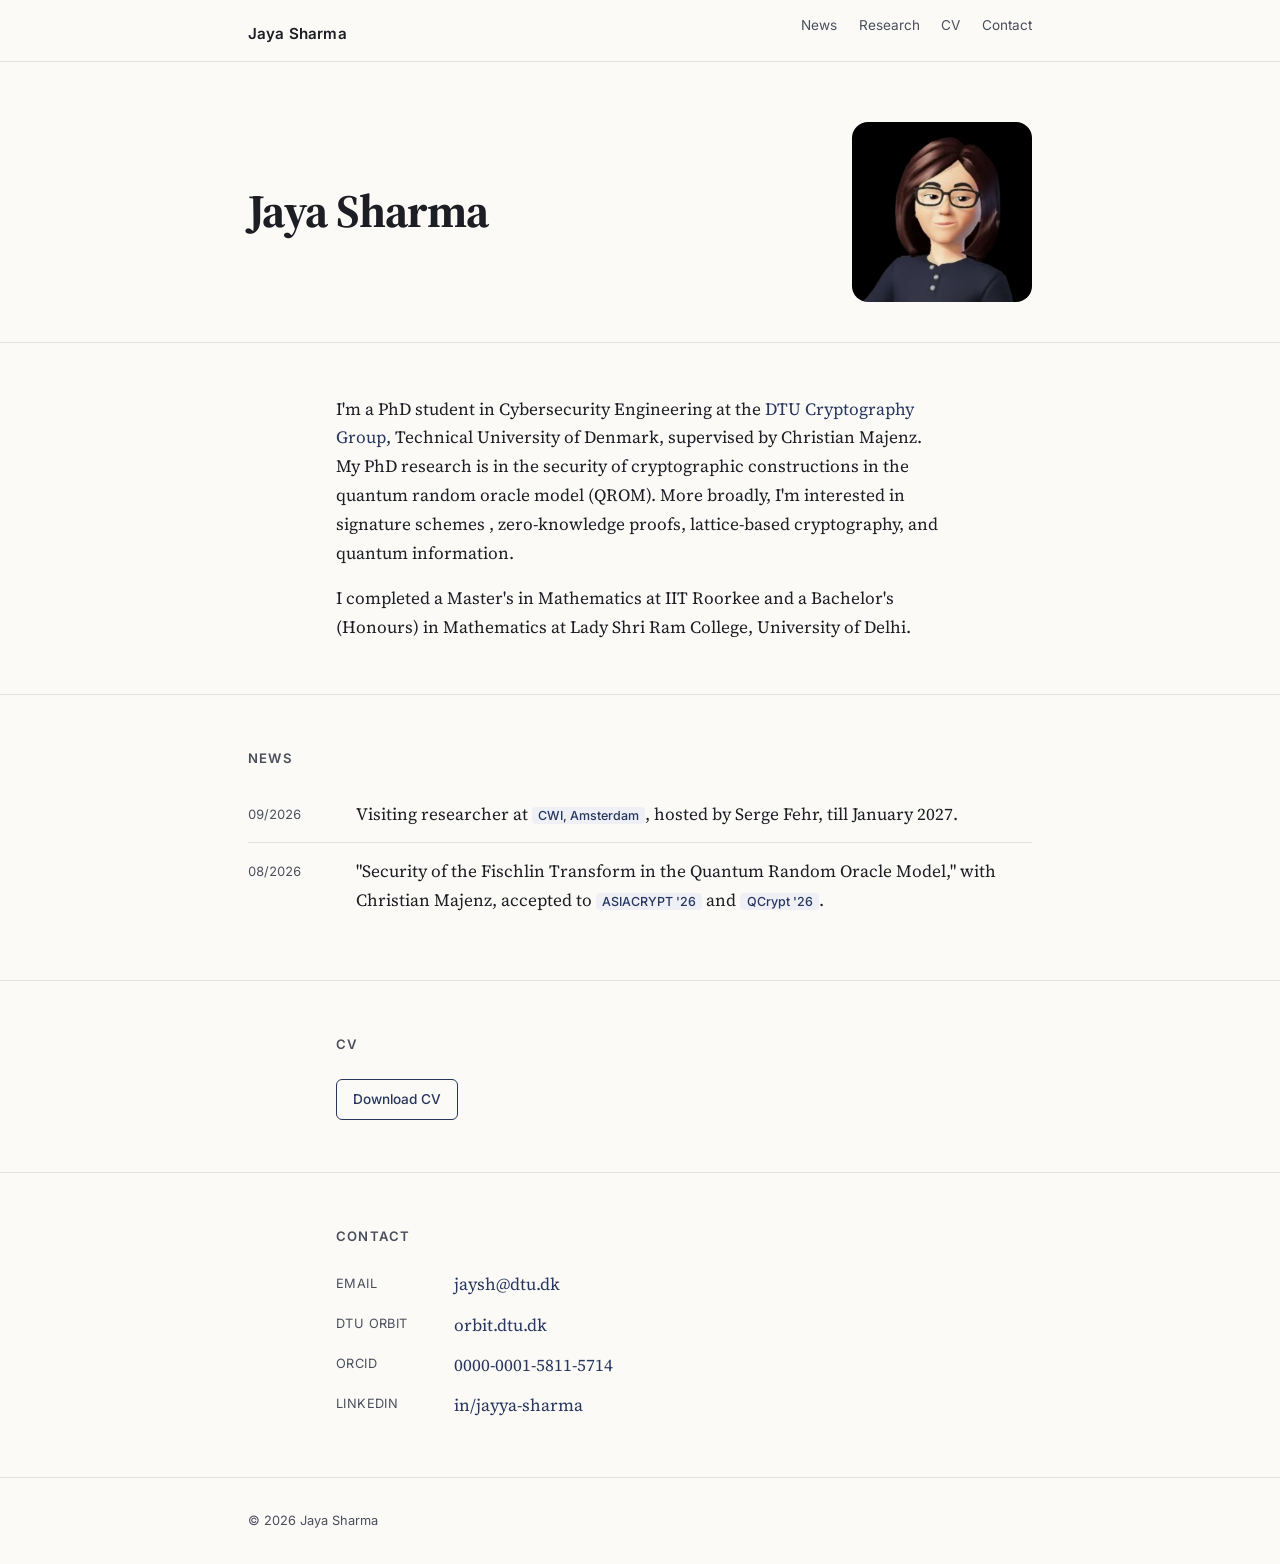
<file: index.html>
<!DOCTYPE html>
<html lang="en">
<head>
<meta charset="UTF-8">
<meta name="viewport" content="width=device-width, initial-scale=1">
<title>Jaya Sharma</title>
<meta name="description" content="Jaya Sharma — PhD student in Cybersecurity Engineering at the Technical University of Denmark, working on quantum cryptography.">
<link rel="preconnect" href="https://fonts.googleapis.com">
<link rel="preconnect" href="https://fonts.gstatic.com" crossorigin>
<link href="https://fonts.googleapis.com/css2?family=Source+Serif+4:ital,opsz,wght@0,8..60,400;0,8..60,600;0,8..60,700;1,8..60,400&family=Inter:wght@400;500;600&display=swap" rel="stylesheet">
<link rel="stylesheet" href="style.css">
</head>
<body>

<header class="site-nav">
  <div class="nav-inner">
    <a class="nav-name" href="#top">Jaya Sharma</a>
    <nav class="nav-links" id="nav-links">
      <a href="#home"></a>
      <a href="#news">News</a>
      <a href="publications.html">Research</a>
      <a href="#cv">CV</a>
      <a href="#contact">Contact</a>
    </nav>
  </div>
</header>

<main id="top">

  <section class="hero">
    <div class="wrap hero-inner">
      <h1>Jaya Sharma</h1>
      <img class="portrait" src="me.jpg" alt="Portrait of Jaya Sharma" width="180" height="180">
    </div>
  </section>

  <section id="home">
    <div class="wrap measure">
      <p>
        I'm a PhD student in Cybersecurity Engineering at the
        <a href="https://carstenbaum.com/dtu-cryptography-group/" style="color:#26365e;">DTU Cryptography Group</a>,
        Technical University of Denmark, supervised by Christian Majenz. My PhD research is in the security of cryptographic constructions in the quantum random oracle model (QROM).
        More broadly, I'm interested in signature schemes , zero-knowledge
        proofs, lattice-based cryptography, and quantum information.
      </p>
      <p>
        I completed a Master's in Mathematics at IIT Roorkee and a
        Bachelor's (Honours) in Mathematics at Lady Shri Ram College, University of
        Delhi.
      </p>
    </div>
  </section>

  <section id="news">
    <div class="wrap">
      <h2>News</h2>
      <ul class="news-list">
        <li class="news-item">
          <span class="news-date">09/2026</span>
          <span class="news-body"><p>Visiting researcher at <span class="tag">CWI, Amsterdam</span>, hosted by Serge Fehr, till January 2027.</p></span>
        </li>
        <li class="news-item">
          <span class="news-date">08/2026</span>
          <span class="news-body"><p>"Security of the Fischlin Transform in the Quantum Random Oracle Model," with Christian Majenz, accepted to <span class="tag">ASIACRYPT '26</span> and <span class="tag">QCrypt '26</span>.</p></span>
        </li>
      </ul>
    </div>
  </section>

  <section id="cv">
    <div class="wrap measure">
      <h2>CV</h2>
      <a class="cv-link" href="cv.pdf">Download CV</a>
    </div>
  </section>

  <section id="contact">
    <div class="wrap measure">
      <h2>Contact</h2>
      <ul class="contact-list">
        <li><span class="label">Email</span> <a href="mailto:jaysh@dtu.dk">jaysh@dtu.dk</a></li>
        <li><span class="label">DTU Orbit</span> <a href="https://orbit.dtu.dk/en/persons/jaya-sharma">orbit.dtu.dk</a></li>
        <li><span class="label">ORCID</span> <a href="https://orcid.org/0000-0001-5811-5714">0000-0001-5811-5714</a></li>
        <li><span class="label">LinkedIn</span> <a href="https://www.linkedin.com/in/jayya-sharma/">in/jayya-sharma</a></li>
      </ul>
    </div>
  </section>

</main>

<footer>
  <div class="wrap">© 2026 Jaya Sharma</div>
</footer>

<script>
  // Scroll-spy: highlight the current section's nav link.
  (function(){
    var links = Array.prototype.slice.call(document.querySelectorAll('#nav-links a[href^="#"]'));
    var sections = links.map(function(a){ return document.querySelector(a.getAttribute('href')); });
    if(!('IntersectionObserver' in window)) return;
    var observer = new IntersectionObserver(function(entries){
      entries.forEach(function(entry){
        var idx = sections.indexOf(entry.target);
        if(idx === -1) return;
        if(entry.isIntersecting){
          links.forEach(function(l){ l.classList.remove('active'); });
          links[idx].classList.add('active');
        }
      });
    }, { rootMargin: '-45% 0px -50% 0px', threshold: 0 });
    sections.forEach(function(s){ if(s) observer.observe(s); });
  })();
</script>

</body>
</html>
</file>
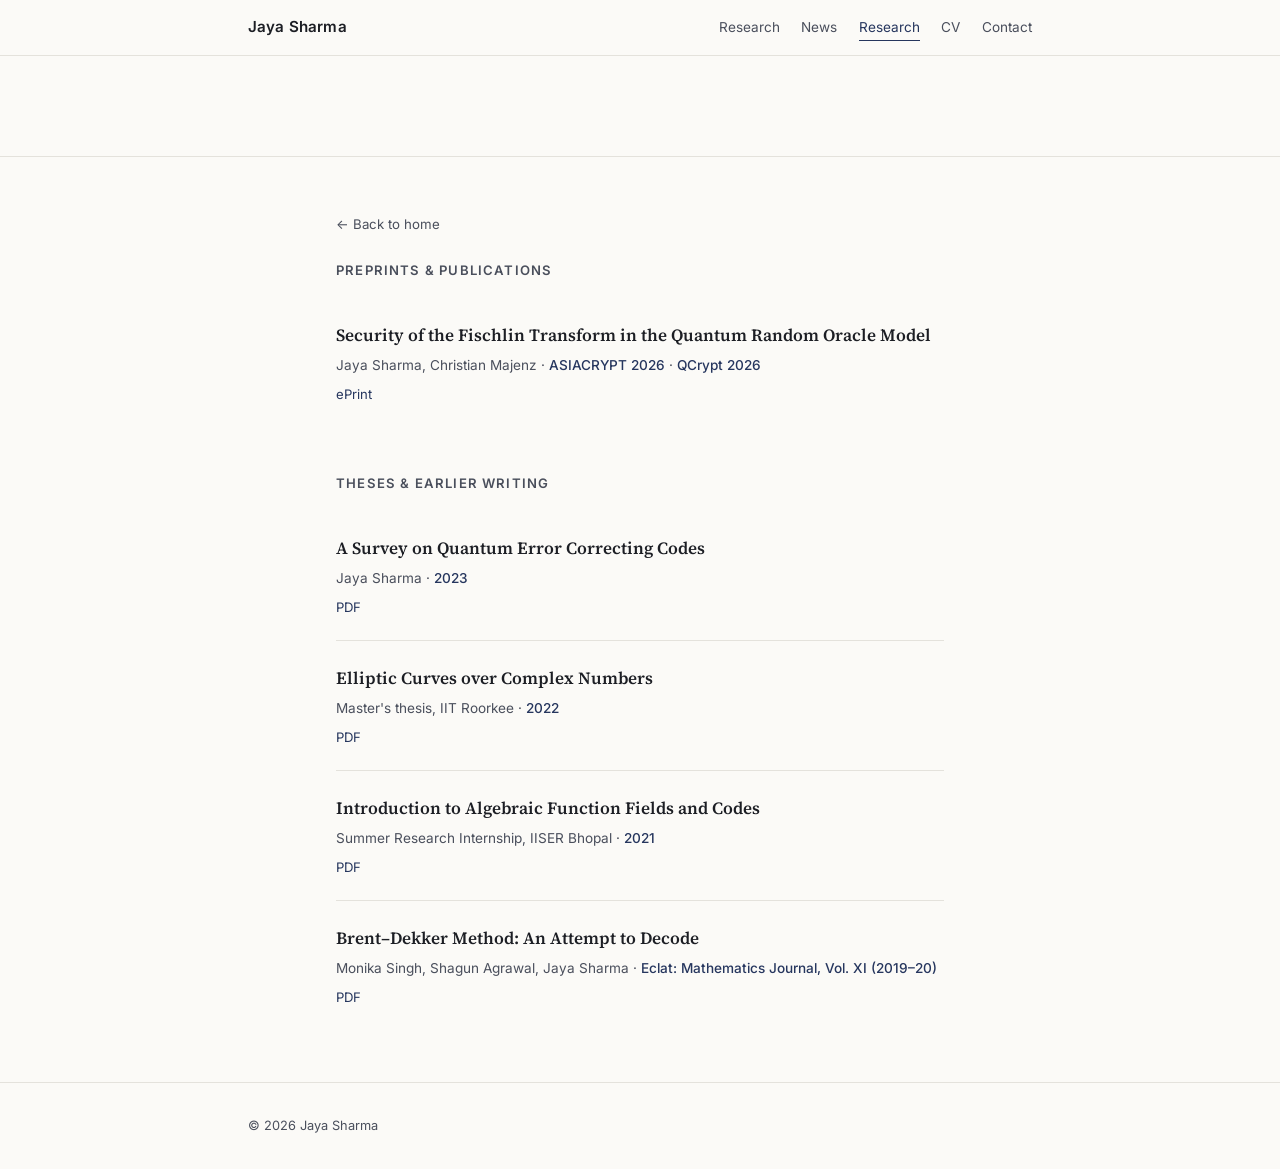
<file: publications.html>
<!DOCTYPE html>
<html lang="en">
<head>
<meta charset="UTF-8">
<meta name="viewport" content="width=device-width, initial-scale=1">
<title>Research</title>
<meta name="description" content="Publications and preprints by Jaya Sharma, PhD student in Cybersecurity Engineering at the Technical University of Denmark.">
<link rel="preconnect" href="https://fonts.googleapis.com">
<link rel="preconnect" href="https://fonts.gstatic.com" crossorigin>
<link href="https://fonts.googleapis.com/css2?family=Source+Serif+4:ital,opsz,wght@0,8..60,400;0,8..60,600;0,8..60,700;1,8..60,400&family=Inter:wght@400;500;600&display=swap" rel="stylesheet">
<link rel="stylesheet" href="style.css">
</head>
<body>

<header class="site-nav">
  <div class="nav-inner">
    <a class="nav-name" href="index.html">Jaya Sharma</a>
    <nav class="nav-links" id="nav-links">
      <a href="index.html#research">Research</a>
      <a href="index.html#news">News</a>
      <a href="publications.html" class="active">Research</a>
      <a href="index.html#cv">CV</a>
      <a href="index.html#contact">Contact</a>
    </nav>
  </div>
</header>

<main id="top">

  <section class="hero">
    <div class="wrap hero-inner">
     </div>
  </section>

  <section>
    <div class="wrap measure">
      <a class="back-link" href="index.html">&larr; Back to home</a>
      <h2>Preprints &amp; Publications</h2>
      <ul class="pub-list">

        <li class="pub-item">
          <p class="pub-title">Security of the Fischlin Transform in the Quantum Random Oracle Model</p>
          <p class="pub-meta">
            Jaya Sharma, Christian Majenz &middot;
            <span class="pub-venue">ASIACRYPT 2026</span> &middot;
            <span class="pub-venue">QCrypt 2026</span>
          </p>
           <p class="pub-links">
            <a href="https://eprint.iacr.org/2026/311">ePrint</a>
          </p>
        </li>

      </ul>

      <h2 style="margin-top:2.75rem;">Theses &amp; Earlier Writing</h2>
      <ul class="pub-list">

        <li class="pub-item">
          <p class="pub-title">A Survey on Quantum Error Correcting Codes</p>
          <p class="pub-meta">Jaya Sharma &middot; <span class="pub-venue">2023</span></p>
          <p class="pub-links">
            <a href="papers/survey-quantum-error-correcting-codes.pdf">PDF</a>
          </p>
        </li>

        <li class="pub-item">
          <p class="pub-title">Elliptic Curves over Complex Numbers</p>
          <p class="pub-meta">
            Master's thesis, IIT Roorkee &middot; <span class="pub-venue">2022</span><br>
            </p>
          <p class="pub-links">
            <a href="papers/elliptic-curves-over-complex-numbers-thesis.pdf">PDF</a>
          </p>
        </li>

        <li class="pub-item">
          <p class="pub-title">Introduction to Algebraic Function Fields and Codes</p>
          <p class="pub-meta">
            Summer Research Internship, IISER Bhopal &middot; <span class="pub-venue">2021</span>
          </p>
          <p class="pub-links">
            <a href="papers/algebraic-function-fields-and-codes.pdf">PDF</a>
          </p>
        </li>

        <li class="pub-item">
          <p class="pub-title">Brent&ndash;Dekker Method: An Attempt to Decode</p>
          <p class="pub-meta">
            Monika Singh, Shagun Agrawal, Jaya Sharma &middot;
            <span class="pub-venue">Eclat: Mathematics Journal, Vol.&nbsp;XI (2019&ndash;20)</span>
          </p>
          <p class="pub-links">
            <a href="https://drive.google.com/file/d/1PW6PEIPNrs8OkhZg8Z8OdH280Xc-S7gZ/view">PDF</a>
          </p>
        </li>

      </ul>
    </div>
  </section>

</main>

<footer>
  <div class="wrap">© 2026 Jaya Sharma</div>
</footer>

</body>
</html>
</file>
<file: style.css>
/* ---------------------------------------------------------------------------
   Jaya Sharma — academic site
   Source Serif 4 for prose, Inter for UI chrome (nav, dates, labels).
   Single accent: a muted navy (#26365e).
--------------------------------------------------------------------------- */

:root {
  --ink:      #1c1e24;
  --ink-soft: #4a4f5c;
  --accent:   #26365e;
  --accent-2: #3a5089;
  --rule:     #e4e2dc;
  --bg:       #fbfaf7;
  --tag-bg:   #eef0f6;
  --measure:  38rem;
  --wrap:     52rem;
}

* { box-sizing: border-box; }

html { scroll-behavior: smooth; }

body {
  margin: 0;
  background: var(--bg);
  color: var(--ink);
  font-family: "Source Serif 4", Georgia, "Times New Roman", serif;
  font-size: 1.075rem;
  line-height: 1.68;
  -webkit-font-smoothing: antialiased;
  text-rendering: optimizeLegibility;
}

a {
  color: var(--accent);
  text-decoration: none;
  text-underline-offset: 2px;
}
a:hover { text-decoration: underline; }

strong { font-weight: 600; }

/* --- layout helpers ------------------------------------------------------ */

.wrap {
  width: 100%;
  max-width: var(--wrap);
  margin: 0 auto;
  padding: 0 1.5rem;
}

.measure { max-width: var(--measure); }
.wrap.measure { max-width: calc(var(--measure) + 3rem); }

main > section {
  padding: 3.25rem 0;
  border-top: 1px solid var(--rule);
}
main > section:first-of-type { border-top: 0; }

/* --- top nav ----------------------------------------------------------- */

.site-nav {
  position: sticky;
  top: 0;
  z-index: 10;
  background: rgba(251, 250, 247, 0.88);
  backdrop-filter: saturate(180%) blur(8px);
  -webkit-backdrop-filter: saturate(180%) blur(8px);
  border-bottom: 1px solid var(--rule);
}

.nav-inner {
  max-width: var(--wrap);
  margin: 0 auto;
  padding: 0.85rem 1.5rem;
  display: flex;
  align-items: baseline;
  justify-content: space-between;
  gap: 1rem;
  flex-wrap: wrap;
}

.nav-name {
  font-family: "Inter", system-ui, sans-serif;
  font-weight: 600;
  font-size: 0.95rem;
  letter-spacing: 0.01em;
  color: var(--ink);
}

.nav-links {
  display: flex;
  gap: 1.35rem;
  font-family: "Inter", system-ui, sans-serif;
  font-size: 0.85rem;
}

.nav-links a {
  color: var(--ink-soft);
  padding-bottom: 2px;
  border-bottom: 1.5px solid transparent;
  transition: color 0.15s ease, border-color 0.15s ease;
}
.nav-links a:hover { color: var(--accent); text-decoration: none; }
.nav-links a.active {
  color: var(--accent);
  border-bottom-color: var(--accent);
}

/* --- hero ------------------------------------------------------------- */

.hero {
  padding: 3.75rem 0 2.5rem;
  border-top: 0;
}

.hero-inner {
  display: flex;
  align-items: center;
  justify-content: space-between;
  gap: 2rem;
}

.hero h1 {
  margin: 0;
  font-weight: 700;
  font-size: clamp(2.1rem, 6vw, 2.9rem);
  letter-spacing: -0.015em;
  line-height: 1.12;
}

.portrait {
  flex: 0 0 auto;
  width: 180px;
  height: 180px;
  border-radius: 16px;
  object-fit: cover;
  background: var(--tag-bg);
}

@media (max-width: 40rem) {
  .hero-inner {
    flex-direction: column-reverse;
    align-items: flex-start;
    gap: 1.5rem;
  }
  .portrait { width: 132px; height: 132px; }
}

/* --- headings & prose ------------------------------------------------- */

h2 {
  font-family: "Inter", system-ui, sans-serif;
  font-weight: 600;
  font-size: 0.82rem;
  letter-spacing: 0.09em;
  text-transform: uppercase;
  color: var(--ink-soft);
  margin: 0 0 1.1rem;
}

section p { margin: 0 0 1rem; }
section p:last-child { margin-bottom: 0; }

/* --- news ----------------------------------------------------------- */

.news-list {
  list-style: none;
  margin: 0;
  padding: 0;
}

.news-item {
  display: grid;
  grid-template-columns: 5.5rem 1fr;
  gap: 1.25rem;
  padding: 0.85rem 0;
  border-top: 1px solid var(--rule);
}
.news-item:first-child { border-top: 0; }

.news-date {
  font-family: "Inter", system-ui, sans-serif;
  font-size: 0.8rem;
  font-variant-numeric: tabular-nums;
  color: var(--ink-soft);
  padding-top: 0.28rem;
}

.news-body p { margin: 0; }

.tag {
  font-family: "Inter", system-ui, sans-serif;
  font-size: 0.78rem;
  font-weight: 500;
  background: var(--tag-bg);
  color: var(--accent);
  padding: 0.08em 0.5em;
  border-radius: 4px;
  white-space: nowrap;
}

/* --- CV button ---------------------------------------------------- */

.cv-link {
  display: inline-block;
  margin-top: 0.4rem;
  font-family: "Inter", system-ui, sans-serif;
  font-size: 0.85rem;
  font-weight: 500;
  color: var(--accent);
  border: 1px solid var(--accent);
  border-radius: 6px;
  padding: 0.5rem 1rem;
  transition: background 0.15s ease, color 0.15s ease;
}
.cv-link:hover {
  background: var(--accent);
  color: #fff;
  text-decoration: none;
}

/* --- contact ---------------------------------------------------- */

.contact-list {
  list-style: none;
  margin: 0;
  padding: 0;
}
.contact-list li {
  display: flex;
  gap: 0.9rem;
  padding: 0.35rem 0;
}
.contact-list .label {
  flex: 0 0 6.5rem;
  font-family: "Inter", system-ui, sans-serif;
  font-size: 0.8rem;
  letter-spacing: 0.03em;
  text-transform: uppercase;
  color: var(--ink-soft);
  padding-top: 0.15rem;
}

/* --- publications page ----------------------------------------- */

.pub-list {
  list-style: none;
  margin: 0;
  padding: 0;
}
.pub-item {
  padding: 1.4rem 0;
  border-top: 1px solid var(--rule);
}
.pub-item:first-child { border-top: 0; }
.pub-title {
  font-weight: 600;
  margin: 0 0 0.25rem;
}
.pub-meta {
  font-family: "Inter", system-ui, sans-serif;
  font-size: 0.85rem;
  color: var(--ink-soft);
  margin: 0 0 0.4rem;
}
.pub-venue { color: var(--accent); font-weight: 500; }
.pub-links {
  font-family: "Inter", system-ui, sans-serif;
  font-size: 0.82rem;
}
.pub-links a { margin-right: 0.9rem; }

.back-link {
  display: inline-block;
  margin-bottom: 1.5rem;
  font-family: "Inter", system-ui, sans-serif;
  font-size: 0.83rem;
  color: var(--ink-soft);
}

/* --- footer --------------------------------------------------- */

footer {
  border-top: 1px solid var(--rule);
  padding: 2rem 0;
  font-family: "Inter", system-ui, sans-serif;
  font-size: 0.8rem;
  color: var(--ink-soft);
}

/* --- responsive --------------------------------------------- */

@media (max-width: 34rem) {
  body { font-size: 1.02rem; }
  .nav-inner { padding: 0.75rem 1.25rem; }
  .nav-links { gap: 1rem; }
  .news-item { grid-template-columns: 1fr; gap: 0.3rem; }
  .news-date { padding-top: 0; }
  .contact-list li { flex-direction: column; gap: 0.15rem; }
  .contact-list .label { padding-top: 0; }
}

@media (prefers-reduced-motion: reduce) {
  html { scroll-behavior: auto; }
}
</file>
